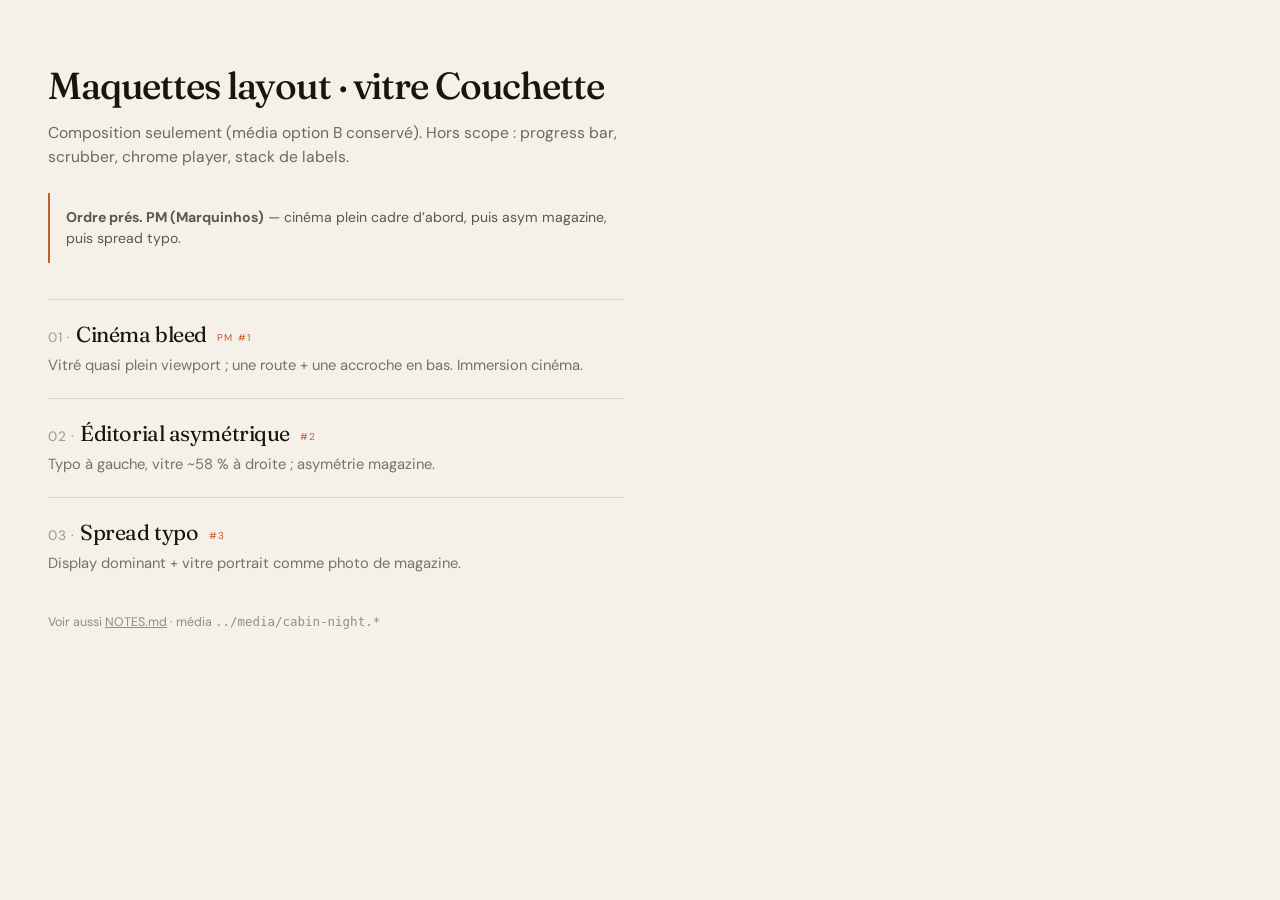
<file: layout-mocks/index.html>
<!DOCTYPE html>
<html lang="fr">
<head>
  <meta charset="utf-8" />
  <meta name="viewport" content="width=device-width, initial-scale=1" />
  <title>Couchette — Maquettes layout vitre</title>
  <link rel="preconnect" href="https://fonts.googleapis.com" />
  <link rel="preconnect" href="https://fonts.gstatic.com" crossorigin />
  <link href="https://fonts.googleapis.com/css2?family=DM+Sans:ital,opsz,wght@0,9..40,400;0,9..40,500;1,9..40,400&family=Fraunces:ital,opsz,wght@0,9..144,500;1,9..144,400&display=swap" rel="stylesheet" />
  <style>
    :root {
      --ink: #1a1410;
      --paper: #f5f0e8;
      --night: #080b10;
      --ember: #c45c2a;
      --font-display: "Fraunces", Georgia, serif;
      --font: "DM Sans", system-ui, sans-serif;
    }
    * { box-sizing: border-box; }
    body {
      margin: 0;
      font-family: var(--font);
      background: var(--paper);
      color: var(--ink);
      -webkit-font-smoothing: antialiased;
      padding: clamp(2rem, 6vw, 4rem) clamp(1.25rem, 4vw, 3rem);
      max-width: 42rem;
    }
    h1 {
      margin: 0;
      font-family: var(--font-display);
      font-size: clamp(1.75rem, 4vw, 2.35rem);
      font-weight: 500;
      letter-spacing: -0.03em;
      line-height: 1.15;
    }
    .lead {
      margin: 0.85rem 0 0;
      color: rgba(26, 20, 16, 0.62);
      line-height: 1.55;
      font-size: 0.98rem;
    }
    .note {
      margin: 1.5rem 0 0;
      padding: 0.85rem 1rem;
      border-left: 2px solid var(--ember);
      font-size: 0.88rem;
      color: rgba(26, 20, 16, 0.7);
      line-height: 1.5;
    }
    ol {
      margin: 2.25rem 0 0;
      padding: 0;
      list-style: none;
      counter-reset: m;
    }
    li {
      counter-increment: m;
      margin: 0 0 1.35rem;
      padding-top: 1.35rem;
      border-top: 1px solid rgba(26, 20, 16, 0.12);
    }
    li a {
      color: inherit;
      text-decoration: none;
      font-family: var(--font-display);
      font-size: 1.35rem;
      letter-spacing: -0.02em;
    }
    li a:hover { color: var(--ember); }
    li a::before {
      content: counter(m, decimal-leading-zero) " · ";
      font-size: 0.85rem;
      letter-spacing: 0.06em;
      color: rgba(26, 20, 16, 0.4);
      font-family: var(--font);
    }
    li p {
      margin: 0.4rem 0 0;
      font-size: 0.92rem;
      color: rgba(26, 20, 16, 0.58);
      line-height: 1.45;
    }
    .prio {
      display: inline-block;
      margin-left: 0.35rem;
      font-size: 0.62rem;
      letter-spacing: 0.12em;
      text-transform: uppercase;
      color: var(--ember);
      font-family: var(--font);
      vertical-align: middle;
    }
    footer {
      margin-top: 2.5rem;
      font-size: 0.78rem;
      color: rgba(26, 20, 16, 0.45);
    }
    footer a { color: inherit; }
  </style>
</head>
<body>
  <h1>Maquettes layout · vitre Couchette</h1>
  <p class="lead">Composition seulement (média option&nbsp;B conservé). Hors scope&nbsp;: progress bar, scrubber, chrome player, stack de labels.</p>
  <p class="note"><strong>Ordre prés. PM (Marquinhos)</strong> — cinéma plein cadre d’abord, puis asym magazine, puis spread typo.</p>
  <ol>
    <li>
      <a href="02-cinema-bleed.html">Cinéma bleed <span class="prio">PM #1</span></a>
      <p>Vitré quasi plein viewport ; une route + une accroche en bas. Immersion cinéma.</p>
    </li>
    <li>
      <a href="01-editorial-asym.html">Éditorial asymétrique <span class="prio">#2</span></a>
      <p>Typo à gauche, vitre ~58&nbsp;% à droite ; asymétrie magazine.</p>
    </li>
    <li>
      <a href="03-spread-type.html">Spread typo <span class="prio">#3</span></a>
      <p>Display dominant + vitre portrait comme photo de magazine.</p>
    </li>
  </ol>
  <footer>
    Voir aussi <a href="NOTES.md">NOTES.md</a> · média <code>../media/cabin-night.*</code>
  </footer>
</body>
</html>
</file>
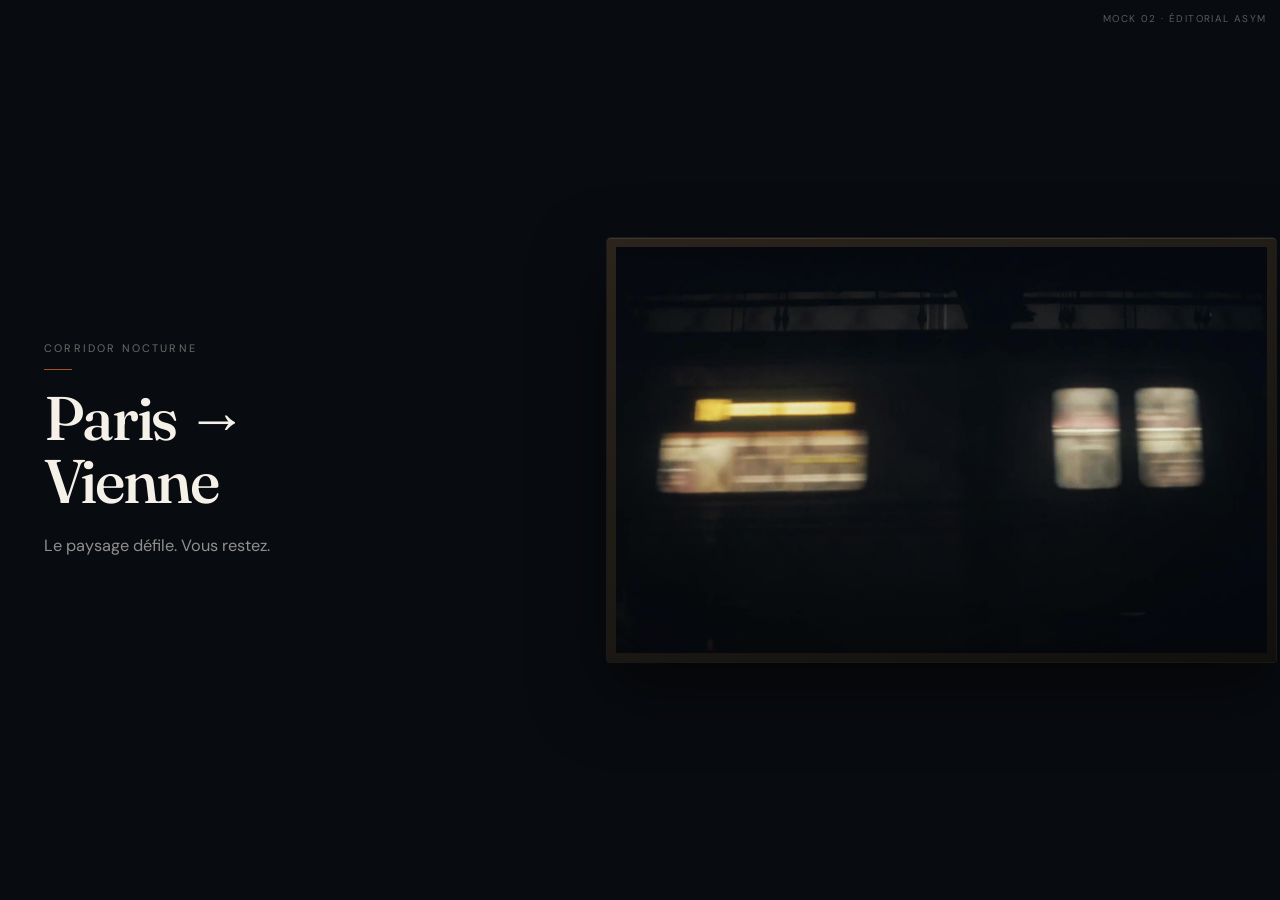
<file: layout-mocks/01-editorial-asym.html>
<!DOCTYPE html>
<html lang="fr">
<head>
  <meta charset="utf-8" />
  <meta name="viewport" content="width=device-width, initial-scale=1" />
  <title>Couchette — Layout mock · Éditorial asymétrique</title>
  <link rel="preconnect" href="https://fonts.googleapis.com" />
  <link rel="preconnect" href="https://fonts.gstatic.com" crossorigin />
  <link href="https://fonts.googleapis.com/css2?family=DM+Sans:ital,opsz,wght@0,9..40,400;0,9..40,500;1,9..40,400&family=Fraunces:ital,opsz,wght@0,9..144,400;0,9..144,500;0,9..144,600;1,9..144,400&display=swap" rel="stylesheet" />
  <style>
    :root {
      --ink: #1a1410;
      --night: #080b10;
      --paper: #f5f0e8;
      --muted: rgba(245, 240, 232, 0.58);
      --ember: #c45c2a;
      --font-display: "Fraunces", Georgia, serif;
      --font: "DM Sans", system-ui, sans-serif;
    }
    * { box-sizing: border-box; }
    html, body { margin: 0; min-height: 100%; }
    body {
      font-family: var(--font);
      background: var(--night);
      color: var(--paper);
      -webkit-font-smoothing: antialiased;
    }
    .page {
      min-height: 100vh;
      min-height: 100dvh;
      display: grid;
      grid-template-columns: minmax(0, 0.42fr) minmax(0, 0.58fr);
      gap: clamp(1.25rem, 3vw, 2.75rem);
      align-items: center;
      padding: clamp(1.25rem, 4vh, 2.5rem) clamp(1rem, 3.5vw, 2.75rem);
      max-width: 1280px;
      margin: 0 auto;
    }
    .copy { padding-block: 1rem; max-width: 22rem; }
    .eyebrow {
      margin: 0 0 1.1rem;
      font-size: 0.68rem;
      letter-spacing: 0.2em;
      text-transform: uppercase;
      color: rgba(245, 240, 232, 0.42);
    }
    .eyebrow::after {
      content: "";
      display: block;
      width: 1.75rem;
      height: 1px;
      margin-top: 0.85rem;
      background: var(--ember);
      opacity: 0.85;
    }
    .display {
      margin: 0;
      font-family: var(--font-display);
      font-size: clamp(2.35rem, 5.2vw, 3.85rem);
      font-weight: 500;
      letter-spacing: -0.035em;
      line-height: 1.02;
    }
    .hook {
      margin: 1.35rem 0 0;
      font-size: 1.02rem;
      line-height: 1.5;
      color: var(--muted);
      max-width: 18rem;
    }
    .vitre {
      position: relative;
      width: 100%;
      border-radius: 4px 4px 2px 2px;
      overflow: hidden;
      background: linear-gradient(160deg, #2a241c 0%, #12100d 100%);
      padding: 9px 9px 9px;
      box-shadow:
        0 0 0 1px rgba(255, 220, 180, 0.08),
        0 28px 70px rgba(0, 0, 0, 0.5),
        inset 0 1px 0 rgba(255, 230, 200, 0.1);
    }
    .glass {
      position: relative;
      aspect-ratio: 16 / 10;
      overflow: hidden;
      border-radius: 2px;
      background: #0a0e18;
    }
    .media { position: absolute; inset: 0; }
    .media video,
    .media img {
      position: absolute;
      inset: -5%;
      width: 110%;
      height: 110%;
      object-fit: cover;
      display: block;
    }
    .media video { z-index: 1; }
    .media img { z-index: 0; }
    .grade {
      position: absolute; inset: 0; z-index: 2; pointer-events: none;
      background:
        linear-gradient(180deg, rgba(12, 8, 6, 0.22) 0%, transparent 30%, rgba(14, 8, 4, 0.35) 100%),
        linear-gradient(90deg, rgba(255, 158, 92, 0.08) 0%, transparent 40%, rgba(40, 70, 110, 0.12) 100%);
      mix-blend-mode: soft-light;
    }
    .grain {
      position: absolute; inset: 0; z-index: 3; pointer-events: none; opacity: 0.22;
      mix-blend-mode: overlay;
      background-image: url("data:image/svg+xml,%3Csvg viewBox='0 0 200 200' xmlns='http://www.w3.org/2000/svg'%3E%3Cfilter id='n'%3E%3CfeTurbulence type='fractalNoise' baseFrequency='0.85' numOctaves='4' stitchTiles='stitch'/%3E%3C/filter%3E%3Crect width='100%25' height='100%25' filter='url(%23n)' opacity='0.55'/%3E%3C/svg%3E");
      background-size: 180px 180px;
    }
    .mock-tag {
      position: fixed; top: 0.75rem; right: 0.85rem; z-index: 20;
      font-size: 0.62rem; letter-spacing: 0.14em; text-transform: uppercase;
      color: rgba(245,240,232,0.35); pointer-events: none;
    }
    @media (max-width: 820px) {
      .page {
        grid-template-columns: 1fr;
        gap: 1.5rem;
        padding-block: 2rem 1.5rem;
      }
      .copy { max-width: none; order: 1; }
      .vitre { order: 2; }
    }
    @media (prefers-reduced-motion: reduce) {
      .media video { display: none !important; }
    }
  </style>
</head>
<body>
  <span class="mock-tag">Mock 02 · Éditorial asym</span>
  <main class="page">
    <div class="copy">
      <p class="eyebrow">Corridor nocturne</p>
      <h1 class="display">Paris →<br />Vienne</h1>
      <p class="hook">Le paysage défile. Vous restez.</p>
    </div>
    <figure class="vitre" aria-label="Vitré cabine">
      <div class="glass">
        <div class="media">
          <video muted playsinline loop autoplay preload="metadata" poster="../media/cabin-night-poster.jpg" aria-hidden="true">
            <source src="../media/cabin-night.mp4" type="video/mp4" />
          </video>
          <img src="../media/cabin-night-poster.jpg" alt="" />
        </div>
        <div class="grade" aria-hidden="true"></div>
        <div class="grain" aria-hidden="true"></div>
      </div>
    </figure>
  </main>
</body>
</html>
</file>
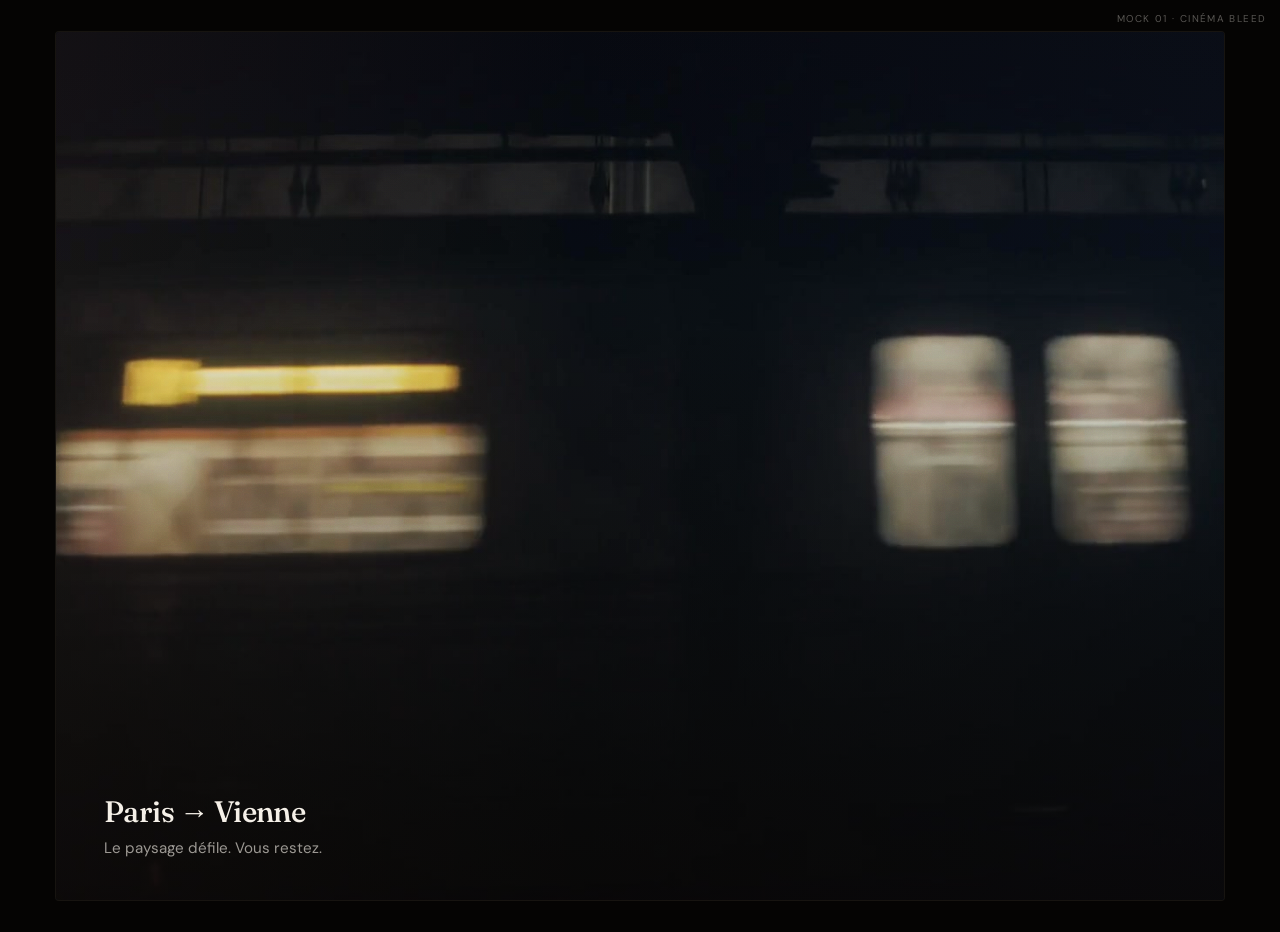
<file: layout-mocks/02-cinema-bleed.html>
<!DOCTYPE html>
<html lang="fr">
<head>
  <meta charset="utf-8" />
  <meta name="viewport" content="width=device-width, initial-scale=1" />
  <title>Couchette — Layout mock · Cinéma bleed</title>
  <link rel="preconnect" href="https://fonts.googleapis.com" />
  <link rel="preconnect" href="https://fonts.gstatic.com" crossorigin />
  <link href="https://fonts.googleapis.com/css2?family=DM+Sans:ital,opsz,wght@0,9..40,400;0,9..40,500;1,9..40,400&family=Fraunces:ital,opsz,wght@0,9..144,400;0,9..144,500;0,9..144,600;1,9..144,400&display=swap" rel="stylesheet" />
  <style>
    :root {
      --ink: #1a1410;
      --night: #080b10;
      --paper: #f5f0e8;
      --muted: rgba(245, 240, 232, 0.62);
      --ember: #c45c2a;
      --font-display: "Fraunces", Georgia, serif;
      --font: "DM Sans", system-ui, sans-serif;
    }
    * { box-sizing: border-box; }
    html, body { margin: 0; height: 100%; }
    body {
      font-family: var(--font);
      background: #050403;
      color: var(--paper);
      -webkit-font-smoothing: antialiased;
    }
    .page {
      min-height: 100vh;
      min-height: 100dvh;
      padding: clamp(0.55rem, 1.4vw, 1rem);
      display: grid;
    }
    .vitre {
      position: relative;
      border-radius: 3px;
      overflow: hidden;
      background: #0a0e18;
      box-shadow:
        0 0 0 1px rgba(255, 220, 180, 0.07),
        inset 0 0 0 1px rgba(0, 0, 0, 0.45);
      min-height: calc(100vh - 2 * clamp(0.55rem, 1.4vw, 1rem));
      min-height: calc(100dvh - 2 * clamp(0.55rem, 1.4vw, 1rem));
    }
    .media { position: absolute; inset: 0; }
    .media video,
    .media img {
      position: absolute;
      inset: -4%;
      width: 108%;
      height: 108%;
      object-fit: cover;
      display: block;
    }
    .media video { z-index: 1; }
    .media img { z-index: 0; }
    .grade {
      position: absolute; inset: 0; z-index: 2; pointer-events: none;
      background:
        linear-gradient(180deg, rgba(8, 6, 4, 0.18) 0%, transparent 32%, rgba(8, 5, 3, 0.72) 100%),
        linear-gradient(90deg, rgba(255, 158, 92, 0.06) 0%, transparent 45%, rgba(30, 50, 80, 0.12) 100%);
    }
    .grain {
      position: absolute; inset: 0; z-index: 3; pointer-events: none; opacity: 0.2;
      mix-blend-mode: overlay;
      background-image: url("data:image/svg+xml,%3Csvg viewBox='0 0 200 200' xmlns='http://www.w3.org/2000/svg'%3E%3Cfilter id='n'%3E%3CfeTurbulence type='fractalNoise' baseFrequency='0.85' numOctaves='4' stitchTiles='stitch'/%3E%3C/filter%3E%3Crect width='100%25' height='100%25' filter='url(%23n)' opacity='0.55'/%3E%3C/svg%3E");
      background-size: 180px 180px;
    }
    .caption {
      position: absolute;
      left: clamp(1.25rem, 4vw, 3rem);
      right: clamp(1.25rem, 4vw, 3rem);
      bottom: clamp(1.4rem, 4.5vh, 2.75rem);
      z-index: 4;
      max-width: 28rem;
    }
    .route {
      margin: 0;
      font-family: var(--font-display);
      font-size: clamp(1.35rem, 2.6vw, 1.85rem);
      font-weight: 500;
      letter-spacing: -0.02em;
      line-height: 1.15;
    }
    .hook {
      margin: 0.55rem 0 0;
      font-size: 0.95rem;
      line-height: 1.45;
      color: var(--muted);
      max-width: 22rem;
    }
    .mock-tag {
      position: fixed; top: 0.75rem; right: 0.85rem; z-index: 20;
      font-size: 0.62rem; letter-spacing: 0.14em; text-transform: uppercase;
      color: rgba(245,240,232,0.35); pointer-events: none;
    }
    @media (prefers-reduced-motion: reduce) {
      .media video { display: none !important; }
    }
  </style>
</head>
<body>
  <span class="mock-tag">Mock 01 · Cinéma bleed</span>
  <main class="page">
    <figure class="vitre" aria-label="Vitré cabine">
      <div class="media">
        <video muted playsinline loop autoplay preload="metadata" poster="../media/cabin-night-poster.jpg" aria-hidden="true">
          <source src="../media/cabin-night.mp4" type="video/mp4" />
        </video>
        <img src="../media/cabin-night-poster.jpg" alt="" />
      </div>
      <div class="grade" aria-hidden="true"></div>
      <div class="grain" aria-hidden="true"></div>
      <figcaption class="caption">
        <p class="route">Paris → Vienne</p>
        <p class="hook">Le paysage défile. Vous restez.</p>
      </figcaption>
    </figure>
  </main>
</body>
</html>
</file>
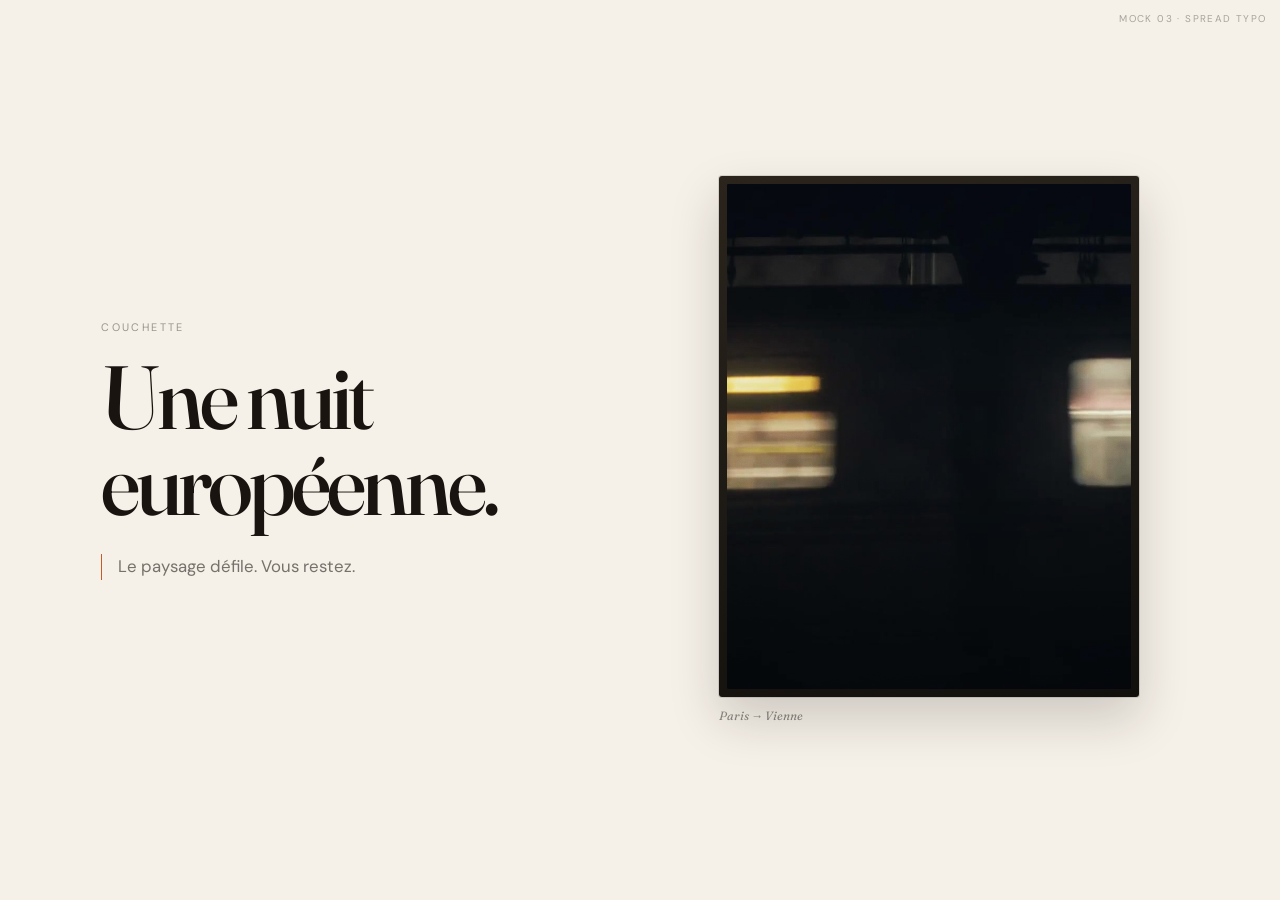
<file: layout-mocks/03-spread-type.html>
<!DOCTYPE html>
<html lang="fr">
<head>
  <meta charset="utf-8" />
  <meta name="viewport" content="width=device-width, initial-scale=1" />
  <title>Couchette — Layout mock · Spread typo</title>
  <link rel="preconnect" href="https://fonts.googleapis.com" />
  <link rel="preconnect" href="https://fonts.gstatic.com" crossorigin />
  <link href="https://fonts.googleapis.com/css2?family=DM+Sans:ital,opsz,wght@0,9..40,400;0,9..40,500;1,9..40,400&family=Fraunces:ital,opsz,wght@0,9..144,400;0,9..144,500;0,9..144,600;1,9..144,400&display=swap" rel="stylesheet" />
  <style>
    :root {
      --ink: #1a1410;
      --night: #080b10;
      --paper: #f5f0e8;
      --paper-2: #ebe4d8;
      --muted: rgba(26, 20, 16, 0.58);
      --ember: #c45c2a;
      --font-display: "Fraunces", Georgia, serif;
      --font: "DM Sans", system-ui, sans-serif;
    }
    * { box-sizing: border-box; }
    html, body { margin: 0; min-height: 100%; }
    body {
      font-family: var(--font);
      background: var(--paper);
      color: var(--ink);
      -webkit-font-smoothing: antialiased;
    }
    .page {
      min-height: 100vh;
      min-height: 100dvh;
      display: grid;
      grid-template-columns: minmax(0, 0.52fr) minmax(0, 0.48fr);
      gap: clamp(1.5rem, 4vw, 3.5rem);
      align-items: center;
      padding: clamp(1.5rem, 5vh, 3rem) clamp(1.1rem, 4vw, 3.25rem);
      max-width: 1180px;
      margin: 0 auto;
    }
    .type-col { max-width: 28rem; }
    .kicker {
      margin: 0 0 1.25rem;
      font-size: 0.68rem;
      letter-spacing: 0.22em;
      text-transform: uppercase;
      color: rgba(26, 20, 16, 0.42);
    }
    .display {
      margin: 0;
      font-family: var(--font-display);
      font-size: clamp(3.2rem, 7.5vw, 5.6rem);
      font-weight: 500;
      letter-spacing: -0.045em;
      line-height: 0.96;
    }
    .hook {
      margin: 1.75rem 0 0;
      font-size: 1.05rem;
      line-height: 1.5;
      color: var(--muted);
      max-width: 17rem;
      border-left: 1.5px solid var(--ember);
      padding-left: 1rem;
    }
    .photo {
      justify-self: end;
      width: min(100%, 420px);
    }
    .vitre {
      position: relative;
      background: linear-gradient(165deg, #2a241c, #12100d);
      padding: 8px;
      border-radius: 3px;
      box-shadow:
        0 0 0 1px rgba(26, 20, 16, 0.12),
        0 22px 50px rgba(26, 20, 16, 0.18);
    }
    .glass {
      position: relative;
      aspect-ratio: 4 / 5;
      overflow: hidden;
      border-radius: 2px;
      background: #0a0e18;
    }
    .media { position: absolute; inset: 0; }
    .media video,
    .media img {
      position: absolute;
      inset: -6%;
      width: 112%;
      height: 112%;
      object-fit: cover;
      object-position: center 40%;
      display: block;
    }
    .media video { z-index: 1; }
    .media img { z-index: 0; }
    .grade {
      position: absolute; inset: 0; z-index: 2; pointer-events: none;
      background:
        linear-gradient(180deg, rgba(12, 8, 6, 0.15) 0%, transparent 35%, rgba(10, 6, 4, 0.4) 100%),
        linear-gradient(90deg, rgba(255, 158, 92, 0.1) 0%, transparent 50%);
      mix-blend-mode: soft-light;
    }
    .grain {
      position: absolute; inset: 0; z-index: 3; pointer-events: none; opacity: 0.2;
      mix-blend-mode: overlay;
      background-image: url("data:image/svg+xml,%3Csvg viewBox='0 0 200 200' xmlns='http://www.w3.org/2000/svg'%3E%3Cfilter id='n'%3E%3CfeTurbulence type='fractalNoise' baseFrequency='0.85' numOctaves='4' stitchTiles='stitch'/%3E%3C/filter%3E%3Crect width='100%25' height='100%25' filter='url(%23n)' opacity='0.55'/%3E%3C/svg%3E");
      background-size: 160px 160px;
    }
    .legend {
      margin: 0.65rem 0 0;
      font-size: 0.75rem;
      font-family: var(--font-display);
      font-style: italic;
      color: rgba(26, 20, 16, 0.48);
    }
    .mock-tag {
      position: fixed; top: 0.75rem; right: 0.85rem; z-index: 20;
      font-size: 0.62rem; letter-spacing: 0.14em; text-transform: uppercase;
      color: rgba(26,20,16,0.35); pointer-events: none;
    }
    @media (max-width: 820px) {
      .page {
        grid-template-columns: 1fr;
        gap: 2rem;
      }
      .photo {
        justify-self: stretch;
        width: min(100%, 360px);
        margin-inline: auto;
      }
      .display { font-size: clamp(2.8rem, 14vw, 4rem); }
    }
    @media (prefers-reduced-motion: reduce) {
      .media video { display: none !important; }
    }
  </style>
</head>
<body>
  <span class="mock-tag">Mock 03 · Spread typo</span>
  <main class="page">
    <div class="type-col">
      <p class="kicker">Couchette</p>
      <h1 class="display">Une nuit<br />européenne.</h1>
      <p class="hook">Le paysage défile. Vous restez.</p>
    </div>
    <figure class="photo" aria-label="Vitré cabine">
      <div class="vitre">
        <div class="glass">
          <div class="media">
            <video muted playsinline loop autoplay preload="metadata" poster="../media/cabin-night-poster.jpg" aria-hidden="true">
              <source src="../media/cabin-night.mp4" type="video/mp4" />
            </video>
            <img src="../media/cabin-night-poster.jpg" alt="" />
          </div>
          <div class="grade" aria-hidden="true"></div>
          <div class="grain" aria-hidden="true"></div>
        </div>
      </div>
      <figcaption class="legend">Paris → Vienne</figcaption>
    </figure>
  </main>
</body>
</html>
</file>
